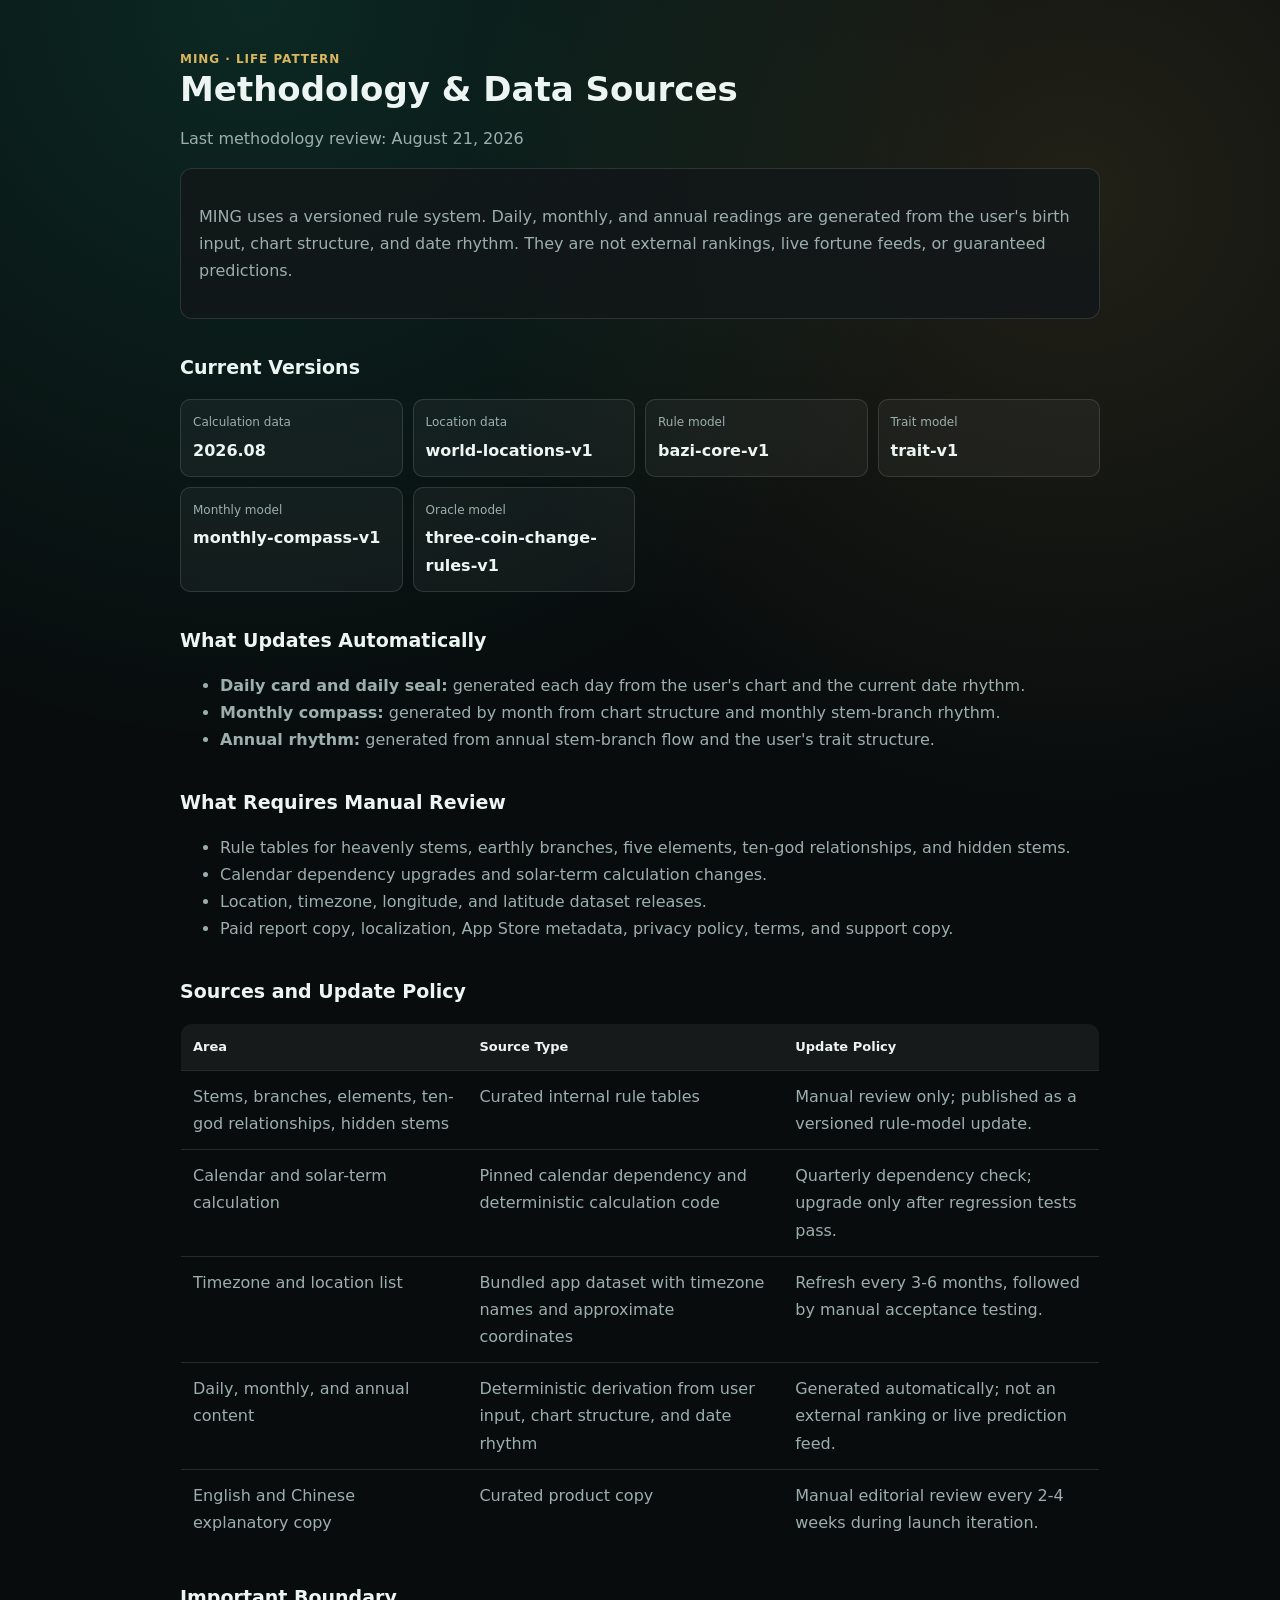
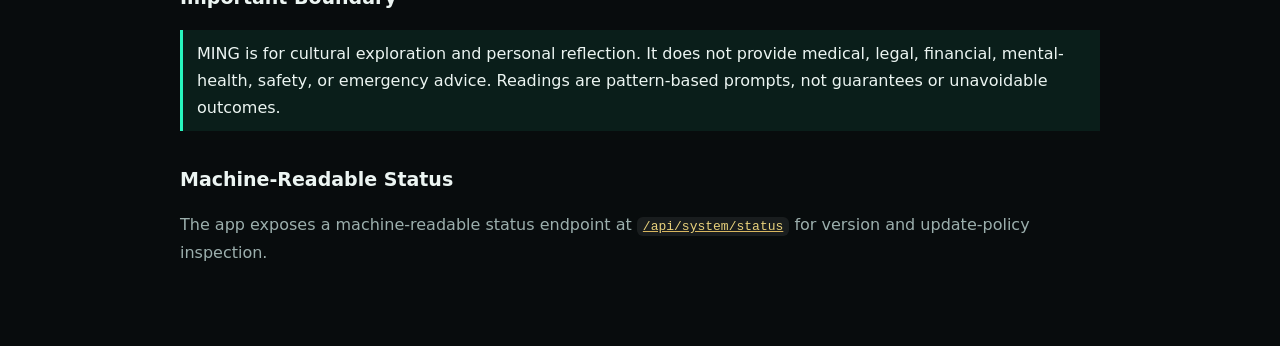
<file: web/legal/methodology.html>
<!DOCTYPE html>
<html lang="en">
  <head>
    <meta charset="utf-8" />
    <meta name="viewport" content="width=device-width, initial-scale=1" />
    <title>MING · Methodology & Data Sources</title>
    <style>
      :root {
        color-scheme: dark;
        --bg: #080c0d;
        --panel: #121718;
        --text: #ecf5f2;
        --muted: #9cafad;
        --gold: #d8b65f;
        --jade: #28f5be;
        --line: rgba(255, 255, 255, 0.12);
      }
      body {
        margin: 0;
        background:
          radial-gradient(circle at 20% 0%, rgba(40, 245, 190, 0.12), transparent 34%),
          radial-gradient(circle at 84% 10%, rgba(216, 182, 95, 0.12), transparent 30%),
          var(--bg);
        color: var(--text);
        font-family: Inter, ui-sans-serif, system-ui, -apple-system, BlinkMacSystemFont, "Segoe UI", sans-serif;
        line-height: 1.7;
      }
      main {
        max-width: 920px;
        margin: 0 auto;
        padding: 44px 20px 64px;
      }
      a { color: var(--gold); }
      h1 { margin: 0 0 8px; font-size: 34px; line-height: 1.1; }
      h2 { margin-top: 32px; font-size: 19px; }
      p, li, td { color: var(--muted); }
      table {
        width: 100%;
        border-collapse: collapse;
        overflow: hidden;
        border: 1px solid var(--line);
        border-radius: 12px;
      }
      th, td {
        padding: 12px;
        border-bottom: 1px solid var(--line);
        text-align: left;
        vertical-align: top;
      }
      th {
        color: var(--text);
        background: rgba(255, 255, 255, 0.06);
        font-size: 13px;
      }
      tr:last-child td { border-bottom: 0; }
      code {
        color: #e9d27c;
        background: rgba(255, 255, 255, 0.07);
        border-radius: 6px;
        padding: 2px 6px;
      }
      .card {
        border: 1px solid var(--line);
        border-radius: 12px;
        background: rgba(18, 23, 24, 0.84);
        padding: 18px;
      }
      .eyebrow {
        color: var(--gold);
        font-size: 12px;
        font-weight: 800;
        letter-spacing: 0.08em;
        text-transform: uppercase;
      }
      .version-grid {
        display: grid;
        grid-template-columns: repeat(auto-fit, minmax(210px, 1fr));
        gap: 10px;
      }
      .version-item {
        border: 1px solid var(--line);
        border-radius: 10px;
        background: rgba(255, 255, 255, 0.045);
        padding: 12px;
      }
      .version-item span {
        display: block;
        color: var(--muted);
        font-size: 12px;
      }
      .version-item strong {
        display: block;
        margin-top: 4px;
        color: var(--text);
      }
      .callout {
        border-left: 3px solid var(--jade);
        padding: 10px 14px;
        background: rgba(40, 245, 190, 0.075);
        color: var(--text);
      }
    </style>
  </head>
  <body>
    <main>
      <span class="eyebrow">MING · Life Pattern</span>
      <h1>Methodology & Data Sources</h1>
      <p>Last methodology review: August 21, 2026</p>

      <section class="card">
        <p>
          MING uses a versioned rule system. Daily, monthly, and annual readings are generated from the user's birth
          input, chart structure, and date rhythm. They are not external rankings, live fortune feeds, or guaranteed
          predictions.
        </p>
      </section>

      <h2>Current Versions</h2>
      <div class="version-grid">
        <div class="version-item"><span>Calculation data</span><strong>2026.08</strong></div>
        <div class="version-item"><span>Location data</span><strong>world-locations-v1</strong></div>
        <div class="version-item"><span>Rule model</span><strong>bazi-core-v1</strong></div>
        <div class="version-item"><span>Trait model</span><strong>trait-v1</strong></div>
        <div class="version-item"><span>Monthly model</span><strong>monthly-compass-v1</strong></div>
        <div class="version-item"><span>Oracle model</span><strong>three-coin-change-rules-v1</strong></div>
      </div>

      <h2>What Updates Automatically</h2>
      <ul>
        <li><strong>Daily card and daily seal:</strong> generated each day from the user's chart and the current date rhythm.</li>
        <li><strong>Monthly compass:</strong> generated by month from chart structure and monthly stem-branch rhythm.</li>
        <li><strong>Annual rhythm:</strong> generated from annual stem-branch flow and the user's trait structure.</li>
      </ul>

      <h2>What Requires Manual Review</h2>
      <ul>
        <li>Rule tables for heavenly stems, earthly branches, five elements, ten-god relationships, and hidden stems.</li>
        <li>Calendar dependency upgrades and solar-term calculation changes.</li>
        <li>Location, timezone, longitude, and latitude dataset releases.</li>
        <li>Paid report copy, localization, App Store metadata, privacy policy, terms, and support copy.</li>
      </ul>

      <h2>Sources and Update Policy</h2>
      <table>
        <thead>
          <tr>
            <th>Area</th>
            <th>Source Type</th>
            <th>Update Policy</th>
          </tr>
        </thead>
        <tbody>
          <tr>
            <td>Stems, branches, elements, ten-god relationships, hidden stems</td>
            <td>Curated internal rule tables</td>
            <td>Manual review only; published as a versioned rule-model update.</td>
          </tr>
          <tr>
            <td>Calendar and solar-term calculation</td>
            <td>Pinned calendar dependency and deterministic calculation code</td>
            <td>Quarterly dependency check; upgrade only after regression tests pass.</td>
          </tr>
          <tr>
            <td>Timezone and location list</td>
            <td>Bundled app dataset with timezone names and approximate coordinates</td>
            <td>Refresh every 3-6 months, followed by manual acceptance testing.</td>
          </tr>
          <tr>
            <td>Daily, monthly, and annual content</td>
            <td>Deterministic derivation from user input, chart structure, and date rhythm</td>
            <td>Generated automatically; not an external ranking or live prediction feed.</td>
          </tr>
          <tr>
            <td>English and Chinese explanatory copy</td>
            <td>Curated product copy</td>
            <td>Manual editorial review every 2-4 weeks during launch iteration.</td>
          </tr>
        </tbody>
      </table>

      <h2>Important Boundary</h2>
      <p class="callout">
        MING is for cultural exploration and personal reflection. It does not provide medical, legal, financial,
        mental-health, safety, or emergency advice. Readings are pattern-based prompts, not guarantees or unavoidable
        outcomes.
      </p>

      <h2>Machine-Readable Status</h2>
      <p>
        The app exposes a machine-readable status endpoint at
        <a href="/api/system/status"><code>/api/system/status</code></a> for version and update-policy inspection.
      </p>
    </main>
  </body>
</html>
</file>
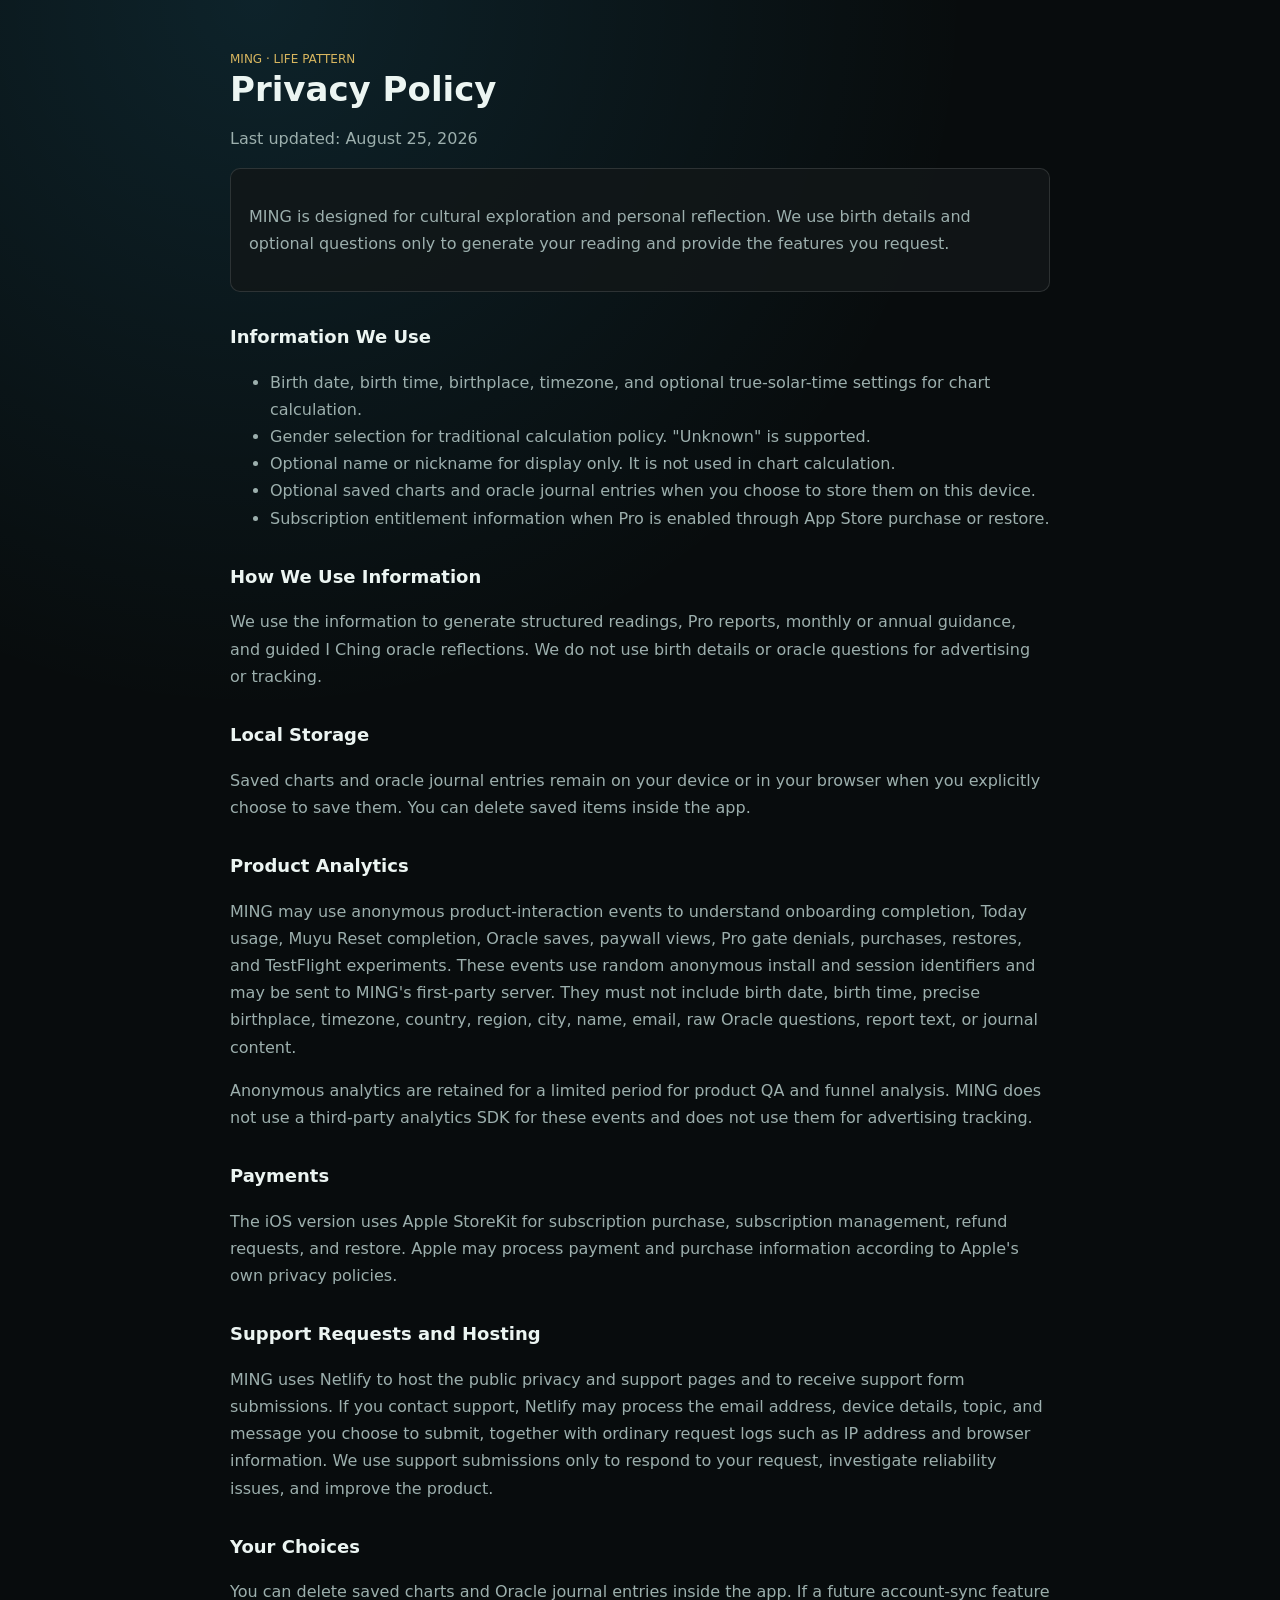
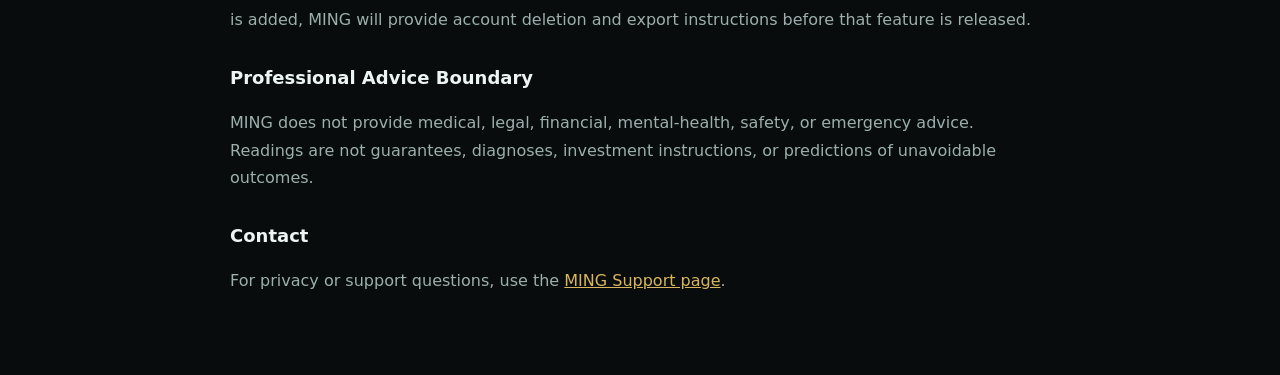
<file: web/legal/privacy.html>
<!DOCTYPE html>
<html lang="en">
  <head>
    <meta charset="utf-8" />
    <meta name="viewport" content="width=device-width, initial-scale=1" />
    <title>MING · Privacy Policy</title>
    <style>
      :root {
        color-scheme: dark;
        --bg: #080c0d;
        --panel: #121718;
        --text: #ecf5f2;
        --muted: #9cafad;
        --gold: #d8b65f;
        --line: rgba(255, 255, 255, 0.12);
      }
      body {
        margin: 0;
        background: radial-gradient(circle at 20% 0%, rgba(53, 200, 255, 0.12), transparent 32%), var(--bg);
        color: var(--text);
        font-family: Inter, ui-sans-serif, system-ui, -apple-system, BlinkMacSystemFont, "Segoe UI", sans-serif;
        line-height: 1.7;
      }
      main {
        max-width: 820px;
        margin: 0 auto;
        padding: 44px 20px 64px;
      }
      a { color: var(--gold); }
      h1 { margin: 0 0 8px; font-size: 34px; line-height: 1.1; }
      h2 { margin-top: 30px; font-size: 18px; }
      p, li { color: var(--muted); }
      .card {
        border: 1px solid var(--line);
        border-radius: 10px;
        background: rgba(18, 23, 24, 0.84);
        padding: 18px;
      }
      .eyebrow { color: var(--gold); font-size: 12px; text-transform: uppercase; }
    </style>
  </head>
  <body>
    <main>
      <span class="eyebrow">MING · Life Pattern</span>
      <h1>Privacy Policy</h1>
      <p>Last updated: August 25, 2026</p>
      <section class="card">
        <p>
          MING is designed for cultural exploration and personal reflection. We use birth details and optional
          questions only to generate your reading and provide the features you request.
        </p>
      </section>

      <h2>Information We Use</h2>
      <ul>
        <li>Birth date, birth time, birthplace, timezone, and optional true-solar-time settings for chart calculation.</li>
        <li>Gender selection for traditional calculation policy. "Unknown" is supported.</li>
        <li>Optional name or nickname for display only. It is not used in chart calculation.</li>
        <li>Optional saved charts and oracle journal entries when you choose to store them on this device.</li>
        <li>Subscription entitlement information when Pro is enabled through App Store purchase or restore.</li>
      </ul>

      <h2>How We Use Information</h2>
      <p>
        We use the information to generate structured readings, Pro reports, monthly or annual guidance, and guided
        I Ching oracle reflections. We do not use birth details or oracle questions for advertising or tracking.
      </p>

      <h2>Local Storage</h2>
      <p>
        Saved charts and oracle journal entries remain on your device or in your browser when you explicitly choose to
        save them. You can delete saved items inside the app.
      </p>

      <h2>Product Analytics</h2>
      <p>
        MING may use anonymous product-interaction events to understand onboarding completion, Today usage, Muyu Reset
        completion, Oracle saves, paywall views, Pro gate denials, purchases, restores, and TestFlight experiments.
        These events use random anonymous install and session identifiers and may be sent to MING's first-party server.
        They must not include birth date, birth time, precise birthplace, timezone, country, region, city, name, email,
        raw Oracle questions, report text, or journal content.
      </p>
      <p>
        Anonymous analytics are retained for a limited period for product QA and funnel analysis. MING does not use a
        third-party analytics SDK for these events and does not use them for advertising tracking.
      </p>

      <h2>Payments</h2>
      <p>
        The iOS version uses Apple StoreKit for subscription purchase, subscription management, refund requests, and restore.
        Apple may process payment and purchase information according to Apple's own privacy policies.
      </p>

      <h2>Support Requests and Hosting</h2>
      <p>
        MING uses Netlify to host the public privacy and support pages and to receive support form submissions. If you
        contact support, Netlify may process the email address, device details, topic, and message you choose to submit,
        together with ordinary request logs such as IP address and browser information. We use support submissions only
        to respond to your request, investigate reliability issues, and improve the product.
      </p>

      <h2>Your Choices</h2>
      <p>
        You can delete saved charts and Oracle journal entries inside the app. If a future account-sync feature is added,
        MING will provide account deletion and export instructions before that feature is released.
      </p>

      <h2>Professional Advice Boundary</h2>
      <p>
        MING does not provide medical, legal, financial, mental-health, safety, or emergency advice. Readings are not
        guarantees, diagnoses, investment instructions, or predictions of unavoidable outcomes.
      </p>

      <h2>Contact</h2>
      <p>
        For privacy or support questions, use the <a href="/support">MING Support page</a>.
      </p>
    </main>
  </body>
</html>
</file>
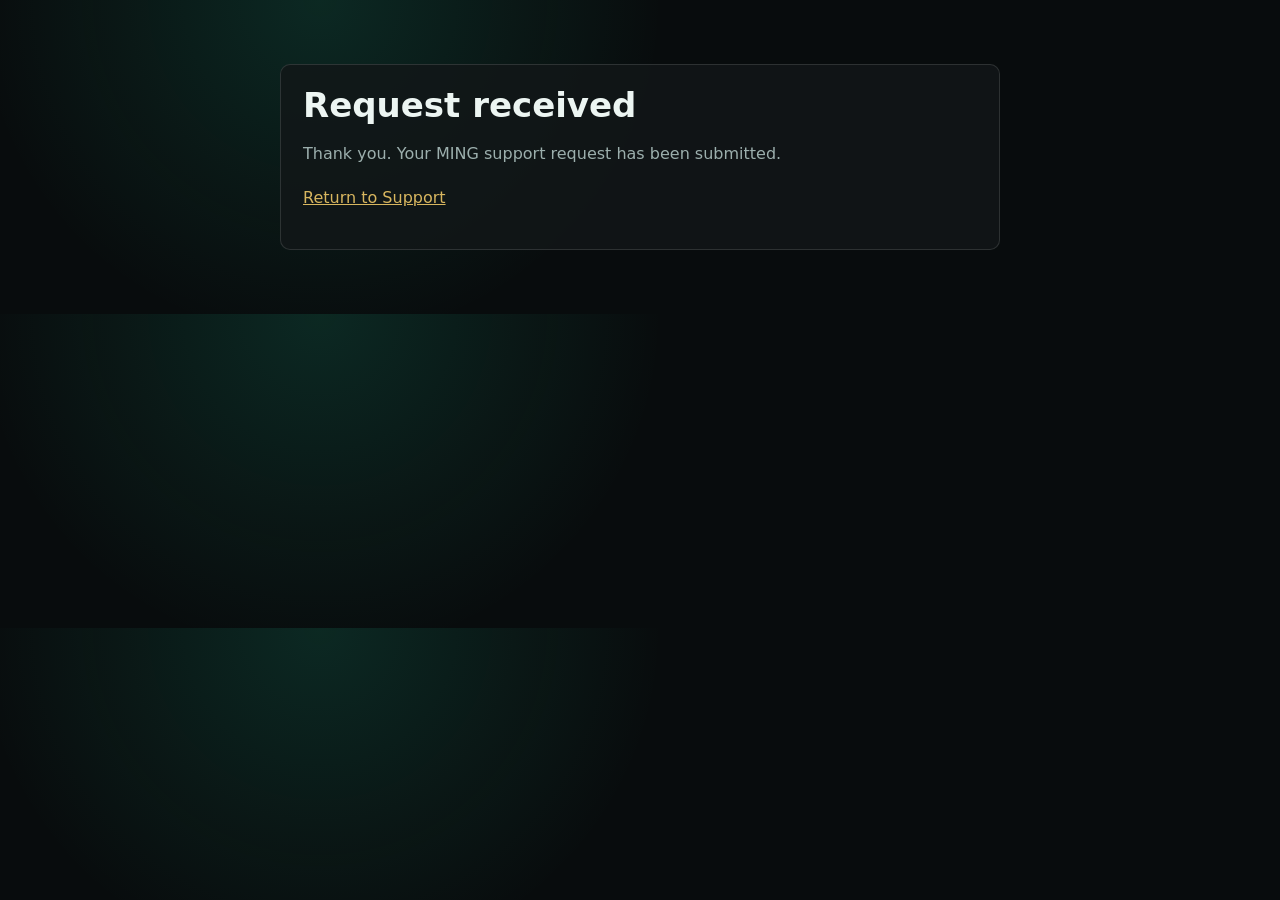
<file: web/legal/support-thanks.html>
<!DOCTYPE html>
<html lang="en">
  <head>
    <meta charset="utf-8" />
    <meta name="viewport" content="width=device-width, initial-scale=1" />
    <title>MING · Support Request Received</title>
    <style>
      :root { color-scheme:dark; --bg:#080c0d; --panel:#121718; --text:#ecf5f2; --muted:#9cafad; --gold:#d8b65f; --line:rgba(255,255,255,.12); }
      body { margin:0; background:radial-gradient(circle at 25% 0%, rgba(40,245,190,.12), transparent 34%), var(--bg); color:var(--text); font-family:Inter, ui-sans-serif, system-ui, -apple-system, BlinkMacSystemFont, "Segoe UI", sans-serif; line-height:1.7; }
      main { max-width:720px; margin:0 auto; padding:64px 20px; }
      .card { border:1px solid var(--line); border-radius:10px; background:rgba(18,23,24,.84); padding:22px; }
      h1 { margin:0 0 10px; font-size:34px; line-height:1.1; }
      p { color:var(--muted); }
      a { color:var(--gold); }
    </style>
  </head>
  <body>
    <main>
      <section class="card">
        <h1>Request received</h1>
        <p>Thank you. Your MING support request has been submitted.</p>
        <p><a href="/support">Return to Support</a></p>
      </section>
    </main>
  </body>
</html>
</file>
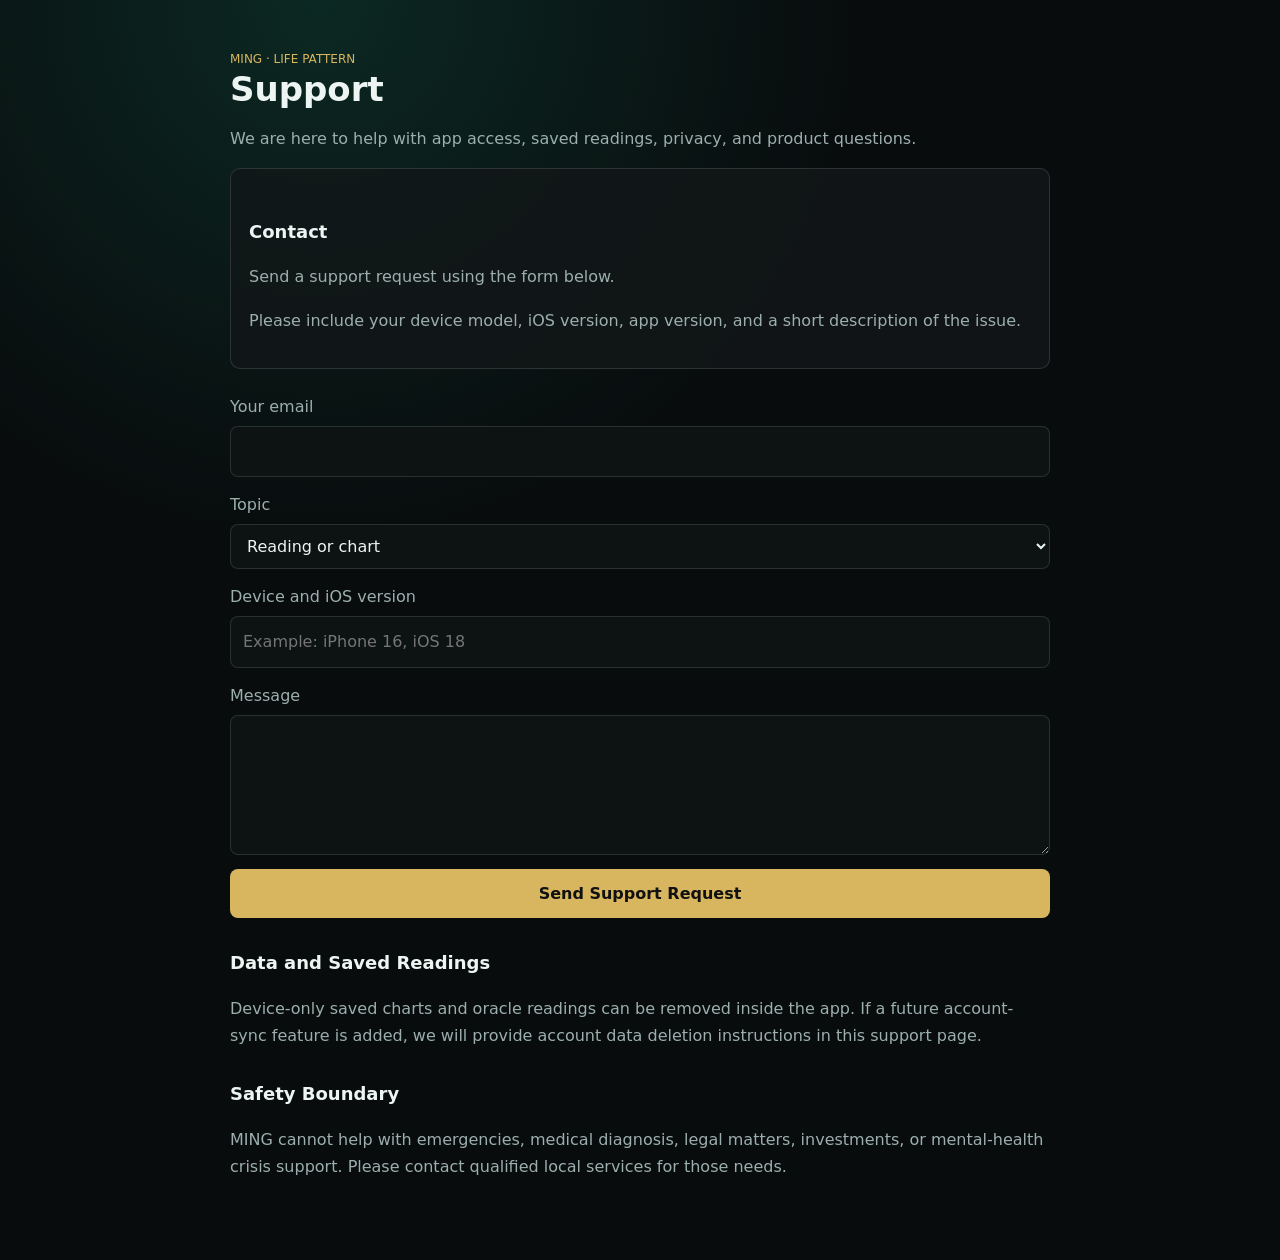
<file: web/legal/support.html>
<!DOCTYPE html>
<html lang="en">
  <head>
    <meta charset="utf-8" />
    <meta name="viewport" content="width=device-width, initial-scale=1" />
    <title>MING · Support</title>
    <style>
      :root { color-scheme: dark; --bg:#080c0d; --panel:#121718; --text:#ecf5f2; --muted:#9cafad; --gold:#d8b65f; --jade:#28f5be; --line:rgba(255,255,255,.12); }
      body { margin:0; background:radial-gradient(circle at 25% 0%, rgba(40,245,190,.12), transparent 34%), var(--bg); color:var(--text); font-family:Inter, ui-sans-serif, system-ui, -apple-system, BlinkMacSystemFont, "Segoe UI", sans-serif; line-height:1.7; }
      main { max-width:820px; margin:0 auto; padding:44px 20px 64px; }
      a { color:var(--gold); }
      h1 { margin:0 0 8px; font-size:34px; line-height:1.1; }
      h2 { margin-top:30px; font-size:18px; }
      p, li { color:var(--muted); }
      .card { border:1px solid var(--line); border-radius:10px; background:rgba(18,23,24,.84); padding:18px; }
      .eyebrow { color:var(--gold); font-size:12px; text-transform:uppercase; }
      form { display:grid; gap:14px; margin-top:24px; }
      label { display:grid; gap:6px; color:var(--muted); }
      input, select, textarea, button { box-sizing:border-box; width:100%; min-height:44px; border:1px solid var(--line); border-radius:8px; background:#0d1213; color:var(--text); font:inherit; padding:11px 12px; }
      textarea { min-height:140px; resize:vertical; }
      button { cursor:pointer; border:0; background:var(--gold); color:#111; font-weight:700; }
      .hidden { display:none; }
    </style>
  </head>
  <body>
    <main>
      <span class="eyebrow">MING · Life Pattern</span>
      <h1>Support</h1>
      <p>We are here to help with app access, saved readings, privacy, and product questions.</p>

      <section class="card">
        <h2>Contact</h2>
        <p>Send a support request using the form below.</p>
        <p>Please include your device model, iOS version, app version, and a short description of the issue.</p>
      </section>

      <form name="ming-life-pattern-support" method="POST" action="/support-thanks" data-netlify="true" netlify-honeypot="bot-field">
        <input type="hidden" name="form-name" value="ming-life-pattern-support" />
        <p class="hidden">
          <label>Do not fill this out: <input name="bot-field" /></label>
        </p>

        <label>
          Your email
          <input type="email" name="email" autocomplete="email" required />
        </label>

        <label>
          Topic
          <select name="topic" required>
            <option value="reading">Reading or chart</option>
            <option value="saved-data">Saved data</option>
            <option value="access">App access</option>
            <option value="privacy">Privacy question</option>
            <option value="bug">Bug report</option>
          </select>
        </label>

        <label>
          Device and iOS version
          <input name="device" placeholder="Example: iPhone 16, iOS 18" />
        </label>

        <label>
          Message
          <textarea name="message" required></textarea>
        </label>

        <button type="submit">Send Support Request</button>
      </form>

      <h2>Data and Saved Readings</h2>
      <p>
        Device-only saved charts and oracle readings can be removed inside the app. If a future account-sync feature is
        added, we will provide account data deletion instructions in this support page.
      </p>

      <h2>Safety Boundary</h2>
      <p>
        MING cannot help with emergencies, medical diagnosis, legal matters, investments, or mental-health crisis
        support. Please contact qualified local services for those needs.
      </p>
    </main>
  </body>
</html>
</file>
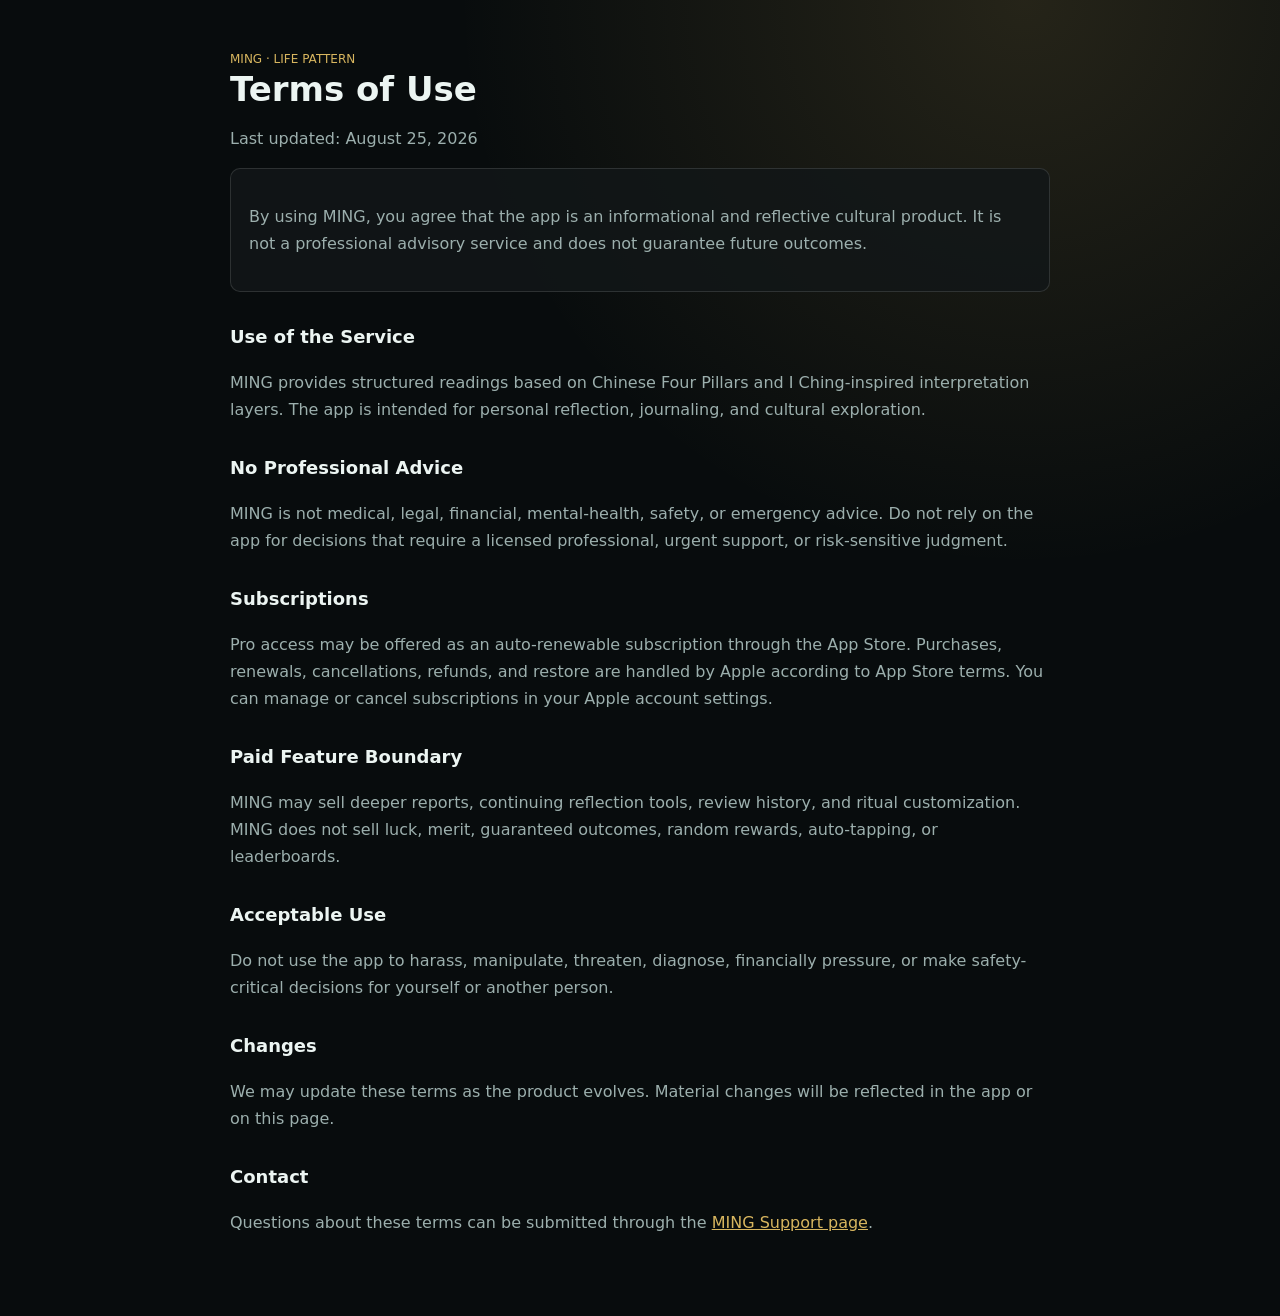
<file: web/legal/terms.html>
<!DOCTYPE html>
<html lang="en">
  <head>
    <meta charset="utf-8" />
    <meta name="viewport" content="width=device-width, initial-scale=1" />
    <title>MING · Terms of Use</title>
    <style>
      :root { color-scheme: dark; --bg:#080c0d; --panel:#121718; --text:#ecf5f2; --muted:#9cafad; --gold:#d8b65f; --line:rgba(255,255,255,.12); }
      body { margin:0; background:radial-gradient(circle at 80% 0%, rgba(216,182,95,.14), transparent 34%), var(--bg); color:var(--text); font-family:Inter, ui-sans-serif, system-ui, -apple-system, BlinkMacSystemFont, "Segoe UI", sans-serif; line-height:1.7; }
      main { max-width:820px; margin:0 auto; padding:44px 20px 64px; }
      a { color:var(--gold); }
      h1 { margin:0 0 8px; font-size:34px; line-height:1.1; }
      h2 { margin-top:30px; font-size:18px; }
      p, li { color:var(--muted); }
      .card { border:1px solid var(--line); border-radius:10px; background:rgba(18,23,24,.84); padding:18px; }
      .eyebrow { color:var(--gold); font-size:12px; text-transform:uppercase; }
    </style>
  </head>
  <body>
    <main>
      <span class="eyebrow">MING · Life Pattern</span>
      <h1>Terms of Use</h1>
      <p>Last updated: August 25, 2026</p>
      <section class="card">
        <p>
          By using MING, you agree that the app is an informational and reflective cultural product. It is not a
          professional advisory service and does not guarantee future outcomes.
        </p>
      </section>

      <h2>Use of the Service</h2>
      <p>
        MING provides structured readings based on Chinese Four Pillars and I Ching-inspired interpretation layers.
        The app is intended for personal reflection, journaling, and cultural exploration.
      </p>

      <h2>No Professional Advice</h2>
      <p>
        MING is not medical, legal, financial, mental-health, safety, or emergency advice. Do not rely on the app for
        decisions that require a licensed professional, urgent support, or risk-sensitive judgment.
      </p>

      <h2>Subscriptions</h2>
      <p>
        Pro access may be offered as an auto-renewable subscription through the App Store. Purchases, renewals,
        cancellations, refunds, and restore are handled by Apple according to App Store terms. You can manage or cancel
        subscriptions in your Apple account settings.
      </p>

      <h2>Paid Feature Boundary</h2>
      <p>
        MING may sell deeper reports, continuing reflection tools, review history, and ritual customization. MING does
        not sell luck, merit, guaranteed outcomes, random rewards, auto-tapping, or leaderboards.
      </p>

      <h2>Acceptable Use</h2>
      <p>
        Do not use the app to harass, manipulate, threaten, diagnose, financially pressure, or make safety-critical
        decisions for yourself or another person.
      </p>

      <h2>Changes</h2>
      <p>
        We may update these terms as the product evolves. Material changes will be reflected in the app or on this page.
      </p>

      <h2>Contact</h2>
      <p>
        Questions about these terms can be submitted through the <a href="/support">MING Support page</a>.
      </p>
    </main>
  </body>
</html>
</file>
